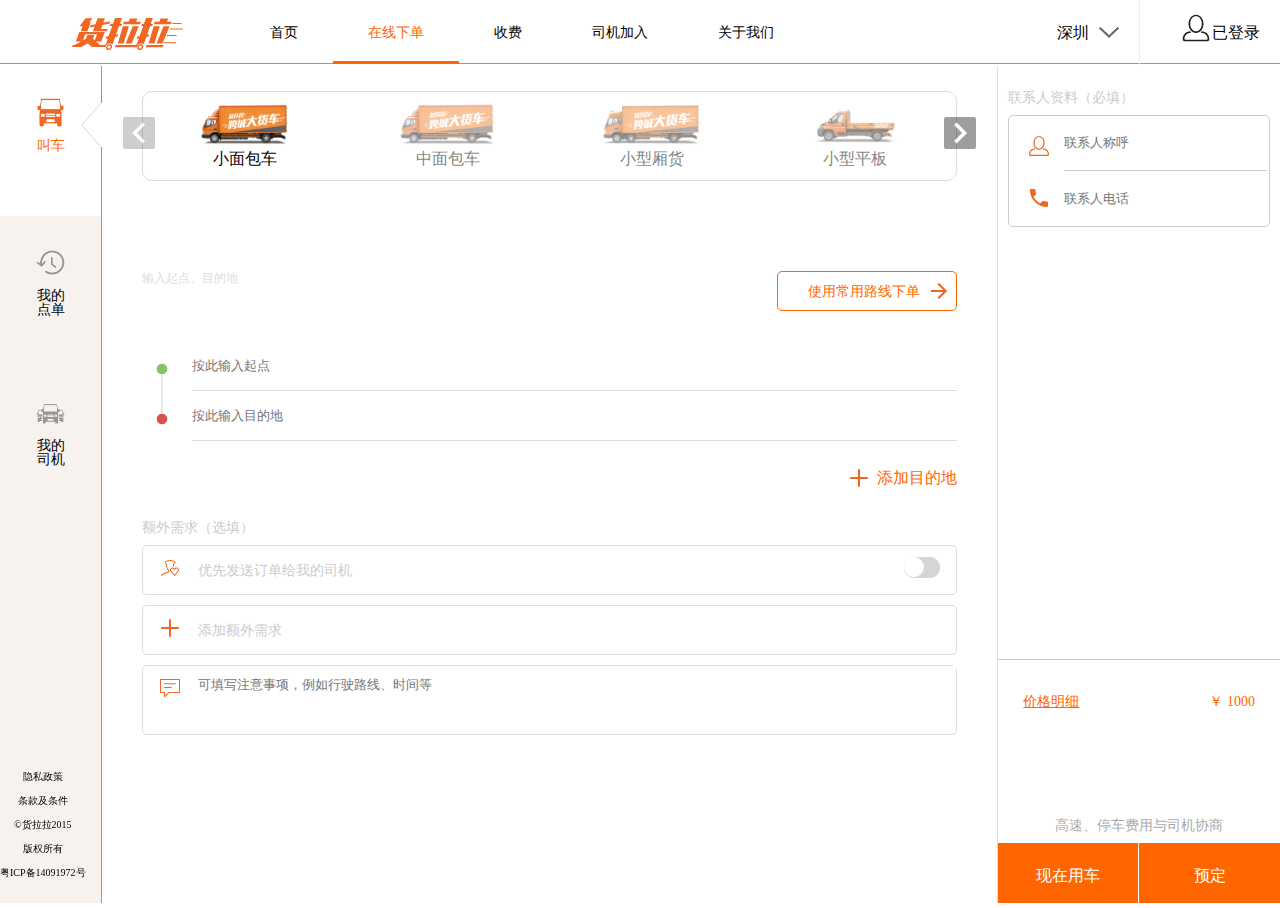
<file: 货拉拉项目/order.html>
<!DOCTYPE html>
<html>

	<head>
		<meta charset="UTF-8">
		<title>货拉拉-货拉拉在线下单</title>
		<link rel="stylesheet" type="text/css" href="css/order.css" />
		<script src="js/jquery-1.12.4.js" type="text/javascript" charset="utf-8"></script>
		<script src="js/order.js" type="text/javascript" charset="utf-8"></script>
	</head>

	<body>
		<!--头部的开始-->
		<header class="clearfix">
			<div class="logon left">
				<a href="index.html">
					<img src="images/ic_menu_logo.png" />
				</a>
			</div>
			<div class="nav left">
				<ul>
					<li>
						<a href="index.html">首页</a>
					</li>
					<li class="cl">
						<a href="#">在线下单</a>
					</li>
					<li>
						<a href="">收费</a>
					</li>
					<li>
						<a href="driverjoin .html">司机加入</a>
					</li>
					<li>
						<a href="">关于我们</a>
					</li>
				</ul>
			</div>
			<div class="deng right">
				<div class="difang left">
					深圳
					<i></i>
				</div>
				<div class="denglu left">
					已登录
				</div>
			</div>
		</header>
		<!--头部的结束-->
		<section class="main clearfix">
			<!--左侧部分的开始-->
			<section class="mainLeft left">
				<div class="muce">
					<div class="muceT">
						<div class="picOne">
							<img src="images/btn_menu_order_on.png" />
						</div>
						<p>叫车</p>
					</div>
					<div class="muceM">
						<div class="picTwo">
							<img src="images/btn_menu_list_off.png" />
						</div>
						<p>我的点单</p>
					</div>
					<div class="muceB">
						<div class="picThree">
							<img src="images/btn_menu_driver_off.png" />
						</div>
						<p>我的司机</p>
					</div>
				</div>
				<div class="footer">
					<p>
						<a href="#">隐私政策</a>
					</p>
					<p>
						<a href="#">条款及条件</a>
					</p>
					<p>
						<a href="#">&copy;货拉拉2015</a>
					</p>
					<p>
						<a href="#">版权所有</a>
					</p>
					<p>
						<a href="#">粤ICP备14091972号</a>
					</p>
				</div>
			</section>
			<!--左侧部分的结束-->
			<!--中间部分的开始-->
			<section class="mainM left">
				<span></span>
				<div class="car">
					<i id="ileft"></i>
					<ul>
						<li class="xuan">
							<a href="#">
								<img src="images/flat_bed_trailer_big_6_8_kuacheng_v1.png" />
								<p>小面包车</p>
							</a>
						</li>
						<li>
							<a href="#">
								<img src="images/flat_bed_trailer_big_7_6_kuacheng_v1.png" />
								<p>中面包车</p>
							</a>
						</li>
						<li>
							<a href="#">
								<img src="images/flat_bed_trailer_big_9_6_kuacheng_v1.png" />
								<p>小型厢货</p>
							</a>
						</li>
						<li>
							<a href="#">
								<img src="images/flat_bed_trailer_small_v2.png" />
								<p>小型平板</p>
							</a>
						</li>
					</ul>
					<em id="emRigth"></em>
				</div>
				<div class="luxian">
					<div class="luHead clearfix">
						<span class="wenz left" style="cursor: pointer;">输入起点、目的地</span>
						<span class="bnt right" style="cursor: pointer;">使用常用路线下单</span>
						<div class="sheng">
							<ul>
								<li>
									广州市
								</li>
								<li>
									深圳市
								</li>
								<li>
									东莞市
								</li>
							</ul>
						</div>
						<div class="qu">
							<ul>
								<li>
									白云区
								</li>
								<li>
									从化区
								</li>
								<li>
									海珠区
								</li>
								<li>
									花都区
								</li>
								<li>
									黄埔区
								</li>
								<li>
									南沙区
								</li>
							</ul>
						</div>
						<div class="qu">
							<ul>
								<li>
									宝安区
								</li>
								<li>
									福田区
								</li>
								<li>
									南山区
								</li>
								<li>
									罗湖区
								</li>
								<li>
									龙岗区
								</li>
								<li>
									光明区
								</li>
							</ul>
						</div>
						<div class="qu">
							<ul>
								<li>
									茶山镇
								</li>
								<li>
									长安镇
								</li>
								<li>
									常平镇
								</li>
								<li>
									大朗镇
								</li>
								<li>
									东坑镇
								</li>
								<li>
									凤岗镇
								</li>
							</ul>
						</div>
					</div>
					<div class="star">
						<ul>
							<li class="green">
								<i></i>
								<input id="starp" type="text" placeholder="按此输入起点" />
							</li>
							<li class="red">
								<i></i>
								<input id="endp" type="text" placeholder="按此输入目的地" />
							</li>
						</ul>
						<span></span>
					</div>
					<div class="set">
						<span class="spFour">添加目的地</span>
					</div>
				</div>
				<div class="xuqiu">
					<p>额外需求（选填）</p>
					<div class="xuOne">
						<i></i> 优先发送订单给我的司机
						<img src="images/anniu.png" />
					</div>
					<div class="xuTwo" style="cursor: pointer;">
						<i></i>
						<span>添加额外需求</span>
					</div>
					<div class="xuThree">
						<i></i>
						<textarea placeholder="可填写注意事项，例如行驶路线、时间等"></textarea>
					</div>
				</div>
			</section>
			<!--中间部分的结束-->
			<!--右侧部分的开始-->
			<section class="mainR left">
				<div class="ziliao">
					<p>联系人资料（必填）</p>
					<div class="xinxi">
						<input id="uname" type="text" placeholder="联系人称呼" style="border-bottom: 1px solid #ccc;" /><br />
						<input id="phone" type="text" placeholder="联系人电话" />
					</div>
					<div class="xueq">
						<textarea placeholder="可填写需求"></textarea>
					</div>
				</div>
				<div class="jiage">
					<div class="mingxi clearfix">
						<span class="span1 left"><a href="#">价格明细</a></span>
						<span class="span2 right">￥ 1000</span>
					</div>
					<div class="bnt1">
						<p class="shouming">高速、停车费用与司机协商</p>
						<span class="bnt1L left">
							现在用车
						</span>
						<span class="bnt1R left">
							预定
						</span>
					</div>
				</div>
			</section>
			<!--右侧部分的结束-->

		</section>
		<!--插件-->
		<div id="meideng">
			<div class="kuang">
				<span class="zi"></span>
				<a id="tiao">确定</a>
			</div>
		</div>

		<script type="text/javascript">
			
		</script>
	</body>

</html>
</file>
<file: 货拉拉项目/css/order.css>
*{
	margin: 0;
	padding: 0;
	box-sizing: border-box;
}
html,
body{
	font: 14px/100% "微软雅黑";
	height: 100%;
	width: 100%;
}
li{
	list-style: none;
}
a{
	text-decoration: none;
	color: black;
}
a:hover{
	color: red;
}
img{
	vertical-align: middle;
}
input{
	outline: none;
	border: none;
}
i,em{
	font-style: normal;
}
h1,h2,h3,h4,h5,h6{
	font-size: 14px;
	height: 12px;
	font-weight:normal;
}
.left{
	float: left;
}
.right{
	float: right;
}
.clearfix::before,
.clearfix::after{
	content: "";
	display: block;
	clear: both;
}
.clearfix{
	*zoom: 1;
}
/*头部的开始*/
header{
	height: 64px;
	line-height: 65px;
	border-bottom: 1px solid #999;
	padding: 0 20px;
}
header .nav ul li{
	height: 64px;
	float: left;
}
header .nav ul li a{
	display: block;
	width: 100%;
	height: 100%;
	padding: 0 35px;
}
header .nav ul li.cl a{
	color: #f60;
	border-bottom: 3px solid #f60;
}
header .deng{
	font-size: 16px;
}
header .deng .difang{
	border-right: 1px solid #eee;
	padding-right: 50px;
	position: relative;
}
header .deng .difang i{
	display: block;
	background: url(../images/city_arrow.png) no-repeat;
	width: 20px;
	height: 11px;
	position: absolute;
	top: 27px;
	right: 20px;
}
header .deng .denglu{
	width: 120px;
	text-align: right;
	position: relative;
	cursor: pointer;
}
header .deng .denglu:before{
	content: '';
	display: block;
	width:32px ;
	height: 32px;
	background: url(../images/btn_menu_login.png) no-repeat;
	position: absolute;
	top: 12px;
	left: 40px;
}
/*头部的结束*/
/*左侧的开始*/
.main{
	height: 93%;
}
.mainLeft{
	width: 8%;
	background-color: #f7f2ee;
	top: 65px;
	height: 100%;
	text-align: center;
	border-right: 1px solid #999;
}
.mainLeft .muce{
	width: 100%;
}
.mainLeft .muce img{
	width: 80%;
}
.mainLeft .muce div:hover{
	cursor: pointer;
}
.muceT {
	height: 150px;
	padding:30px;
	background-color: white;
}
.muceT p{
	margin-top:10px;
	color: #FF6600;
}
.muceM {
	height: 150px;
	padding:30px;
}
.muceM p{
	margin-top: 10px;
}
.muceB p{
	margin-top:10px ;
}
.muceB {
	height: 150px;
	padding:30px;
}

.mainLeft .footer{
	position: fixed;
	left: 0px;
	bottom: 0px;
	font-size: 10px;
	margin-bottom: 10px;
}
.mainLeft .footer p{
	margin-bottom: 10px;
}
/*左侧的结束*/
/*中间部分的开始*/
.mainM{
	width: 70%;
	border-right:1px solid #ddd;
	padding: 0 40px;
	height: 100%;
	position: relative;
}
.mainM>span{
	display: block;
	width:22px ;
	height:48px ;
	background: url(../images/ic_menu_arrow.png) no-repeat;
	position: absolute;
	left: -21px;
	top: 35px;
}
.mainM .car{
	width: 100%;
	height: 90px;
	border: 1px solid #ddd;
	border-radius: 10px;
	margin-top: 25px;
	text-align: center;
	font-size: 16px;
	position: relative;
}
.mainM .car>ul>.xuan{
	opacity: 1;
}
.mainM .car>ul>li{
	width: 25%;
	float: left;
	opacity: .5;
}
.mainM .car>ul>li>a>img{
	width: 100px;
	height: 60px;
}
.mainM .car i{
	display: block;
	width:32px ;
	height: 32px;
	background: url(../images/btn_arrow_left.png) no-repeat;
	position: absolute;
	top: 25px;
	left: -20px;
	opacity: .5;
	cursor: pointer;
}
.mainM .car em{
	display: block;
	width:32px ;
	height: 32px;
	background: url(../images/btn_arrow_right.png) no-repeat;
	position: absolute;
	top: 25px;
	right: -20px;
	cursor: pointer;
}
.mainM .luxian{
	margin-top: 90px;
	position: relative;
}
.mainM .luxian .luHead>span{
	display: block;
}
.mainM .luxian .luHead .wenz{
	color: #ddd;
	font-size: 12px;
}
.mainM .luxian .luHead .bnt{
	width: 180px;
	height: 40px;
	border: 1px solid #f60;
	border-radius: 5px;
	padding: 0 30px;
	line-height: 40px;
	color: #f60;
	font-size: 14px;
	position: relative;
}
.mainM .luxian .luHead .bnt:after{
	content: '';
	display: block;
	width:24px ;
	height: 24px;
	background: url(../images/btn_arrow_orange.png) no-repeat;
	position: absolute;
	top: 7px;
	right: 5px;
}
.mainM .luxian .star{
	margin-top: 30px;
	height: 90px;
	position: relative;
}
.mainM .luxian .star ul li{
	padding-left: 50px;
	width: 100%;
	position: relative;
}
.mainM .luxian .star ul li.green>i{
	display: block;
	width: 16px;
	height:16px ;
	background: url(../images/place-order-sprite.png) no-repeat;
	position: absolute;
	top: 20px;
	left: 12px;
}
.mainM .luxian .star ul li.red>i{
	display: block;
	width: 16px;
	height:16px ;
	background: url(../images/place-order-end.png) no-repeat;
	position: absolute;
	top: 20px;
	left: 12px;
}
.mainM .luxian .star>span{
	display: block;
	width:2px ;
	height:38px ;
	background-color: #eaeaea;
	position: absolute;
	top: 34px;
	left: 19px;
}
.mainM .luxian .star ul li input{
	width: 100%;
	height: 50px;
	border-bottom: 1px solid #ddd;
	padding: 15px 0;
} 
.mainM .luxian .set{
	margin-top: 40px;
	height: 20px;
}
.mainM .luxian .set>span{
	float: right;
	color: #f60;
	font-size: 16px;
	display: block;
	position: relative;
}
.mainM .luxian .set .spFour:hover{
		cursor: pointer;
}
.mainM .luxian .set>span:before{
	content: '';
	display: block;
	width: 24px;
	height: 24px;
	background: url(../images/ic_request_service.png) no-repeat;
	position: absolute;
	top: -5px;
	left: -30px;
}
.mainM .xuqiu p{
	color: #ccc;
	margin-top: 30px;
}
.mainM .xuqiu div{
	margin-top: 10px;
	border: 1px solid #ddd;
	border-radius: 5px;
	padding-left: 55px;
	position: relative;
	color: #ccc;
}
.mainM .xuqiu .xuOne{
	height: 50px;
	line-height: 50px;
}
.mainM .xuqiu .xuOne img{
	position: absolute;
	top: 10px;
	right: 15px;
}
.mainM .xuqiu .xuOne img:hover{
	cursor: pointer;
}
.mainM .xuqiu .xuOne>i{
	display: block;
	width: 24px;
	height:24px ;
	background: url(../images/ic_request_driver.png) no-repeat;
	position: absolute;
	top: 10px;
	left: 15px;
}
.mainM .xuqiu .xuTwo{
	height: 50px;
	line-height: 50px;
}
.mainM .xuqiu .xuTwo>i{
	display: block;
	width: 24px;
	height:24px ;
	background: url(../images/ic_request_service.png) no-repeat;
	position: absolute;
	top: 10px;
	left: 15px;
}
.mainM .xuqiu .xuThree{
	height: 70px;
}
.mainM .xuqiu .xuThree textarea{
	width: 100%;
	height: 64px;
	padding-top: 10px;
	border: none;
	resize: none;
}
.mainM .xuqiu .xuThree>i{
	display: block;
	width: 24px;
	height:24px ;
	background: url(../images/ic_request_remarks.png) no-repeat;
	position: absolute;
	top: 10px;
	left: 15px;
}
/*中间部分的结束*/
/*右侧部分的开始*/
.mainR{
	height: 97%;
	width: 22%;
}
.mainR .ziliao{
	height: 70%;
	padding: 0 10px;
}
.mainR .ziliao p{
	margin-top: 25px;
	color: #ccc;
}
.mainR .ziliao .xinxi:after{
	content: '';
	display: block;
	width:24px ;
	height: 24px;
	background: url(../images/ic_contact_name.png) no-repeat;
	position: absolute;
	top: 18px;
	left: 18px;
}
.mainR .ziliao .xinxi:before{
	content: '';
	display: block;
	width:24px ;
	height: 24px;
	background: url(../images/ic_contact_phone.png) no-repeat;
	position: absolute;
	top: 70px;
	left: 18px;
}
.mainR .ziliao .xinxi{
	width: 100%;
	height: 112px;
	border: 1px solid #ccc;
	border-radius: 5px;
	margin-top: 10px;
	padding-left: 55px;
	position: relative;
}
.mainR .ziliao .xinxi input{
	height: 55px;
	width: 99%;
}
.mainR .ziliao .xueq{
	width: 100%;
	height: 112px;
	border: 1px solid #ccc;
	border-radius: 5px;
	margin-top: 10px;
	position: relative;
	display: none;
}
.mainR .ziliao .xueq textarea{
	width: 100%;
	height: 100%;
	border: none;
	resize: none;
	padding: 10px;
}
.mainR .jiage{
	width: 100%;
	height: 30%;
	position: relative;
	border-top: 1px solid #ccc;
}
.mainR .jiage .mingxi{
	margin-top: 35px;
	padding: 0 25px;
}
.mainR .jiage .mingxi span{
	display: block;
	color: #f60;
}
.mainR .jiage .mingxi .span1 a{
	color: #f60;
	text-decoration: underline;
}
.mainR .jiage .bnt1{
	position: absolute;
	left: 0px;
	bottom: 0px;
	width: 100%;
	text-align: center;
}
.mainR .jiage .bnt1 .shouming{
	color: #aaa;
	margin-bottom: 10px;
}
.mainR .jiage .bnt1>span{
	display: inline-block;
	width: 50%;
	height: 60px;
	background-color: #FF6600;
	color: white;
	line-height: 65px;
	font-size: 16px;
}
.mainR .jiage .bnt1 .bnt1L{
	border-right: 1px solid white;
}
.mainR .jiage .bnt1>span:hover{
	cursor: pointer;
}
/*右侧部分的结束*/
/*插件*/
.luxian>.luHead>div{
	position: absolute;
	left: 50px;
	padding: 20px;
	border: 1px solid #ccc;
	z-index: 999;
	background-color: white;
	display: none;
	
}
.luxian>.luHead>div>ul>li{
	width: 50px;
	height: 20px;
	line-height: 20px;
	margin-right: 10px;
	float: left;
	font-size: 16px;
	color: #aaa;
}
.luxian>.luHead>div>ul>li:hover{
	color: red;	
}

/*没登录框的开始*/
#meideng{
	width: 100%;
	height: 100%;
	background:rgba(33,33,33,.5);
	display: none;
	position: fixed;
	top: 0;
	left: 0;
}
#meideng .kuang{
	background-color: white;
	width:400px;
	position: absolute;
	top: 50%;
	left: 50%;
	transform: translate(-50%,-50%);
	border: 1px solid black;
	padding:30px 30px;
	height: 150px;
}
#meideng .kuang .zi{
	font-size: 24px;
	line-height: 25px;
}
#tiao{
	font-size: 24px;
	position: absolute;
	bottom: 30px;
	right: 40px;
	display: block;
	color: gray;
}
#tiao:hover{
	cursor: pointer;
}
/*没登录框的结束*/
</file>
